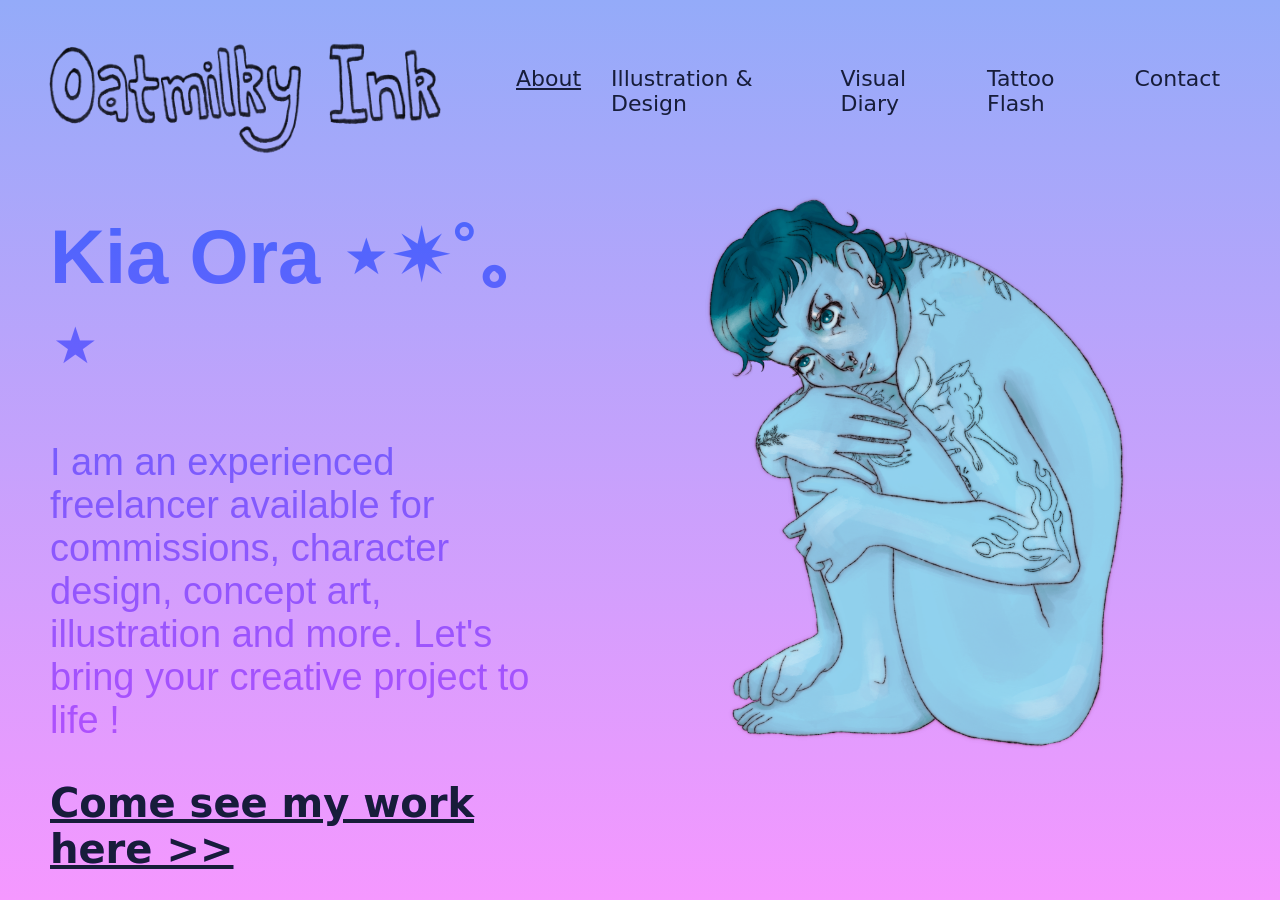
<file: index.html>
<!DOCTYPE html>
<!-- TODO: make all images reasonably compressed for web -->
<html>
    <head>
        <title>Oatmilky Ink</title>
        <link rel="stylesheet" href="css/style.css"/>
    </head>
    <meta name="viewport" content="width=device-width, initial-scale=1.0"/>
    <body class="homepage">
        <div class="topnav">
            <!-- Should be on every page -->
            <a href="index.html" class="logo-link">
                <img class="icon" src="./_images/_uncompressed/icon.png" alt="Oatmilky Ink"/>
            </a>
            <button class="menu-toggle" aria-label="Open menu">☰</button>
            <ul class="nav-links">
                <li><a href="index.html">About</a></li>
                <li><a class="link" href="illustration-design.html">Illustration & Design</a></li>
                <li><a class="link" href="visual-diary.html">Visual Diary</a></li>
                <li><a class="link" href="tattoo-flash.html">Tattoo Flash</a></li>
                <li><a class="link" href="contact.html">Contact</a></li>
            </ul>
        </div>
        <div class="layout">
            <div class="text">
                <div><h1>Kia Ora ⋆✴︎˚｡⋆</h1></div>
                <p>
                    I am an experienced freelancer available for commissions, character design, concept art, illustration and more.
                    Let's bring your creative project to life !
                </p>
                <a class="main-link" href="illustration-design.html">Come see my work here >></a>
            </div>
            <img class="image" src="./_images/_uncompressed/ME-Icon.png" alt="art of myself"/>
        </div>
    <script src="scripts/script.js"></script>
    </body>
</html>
</file>
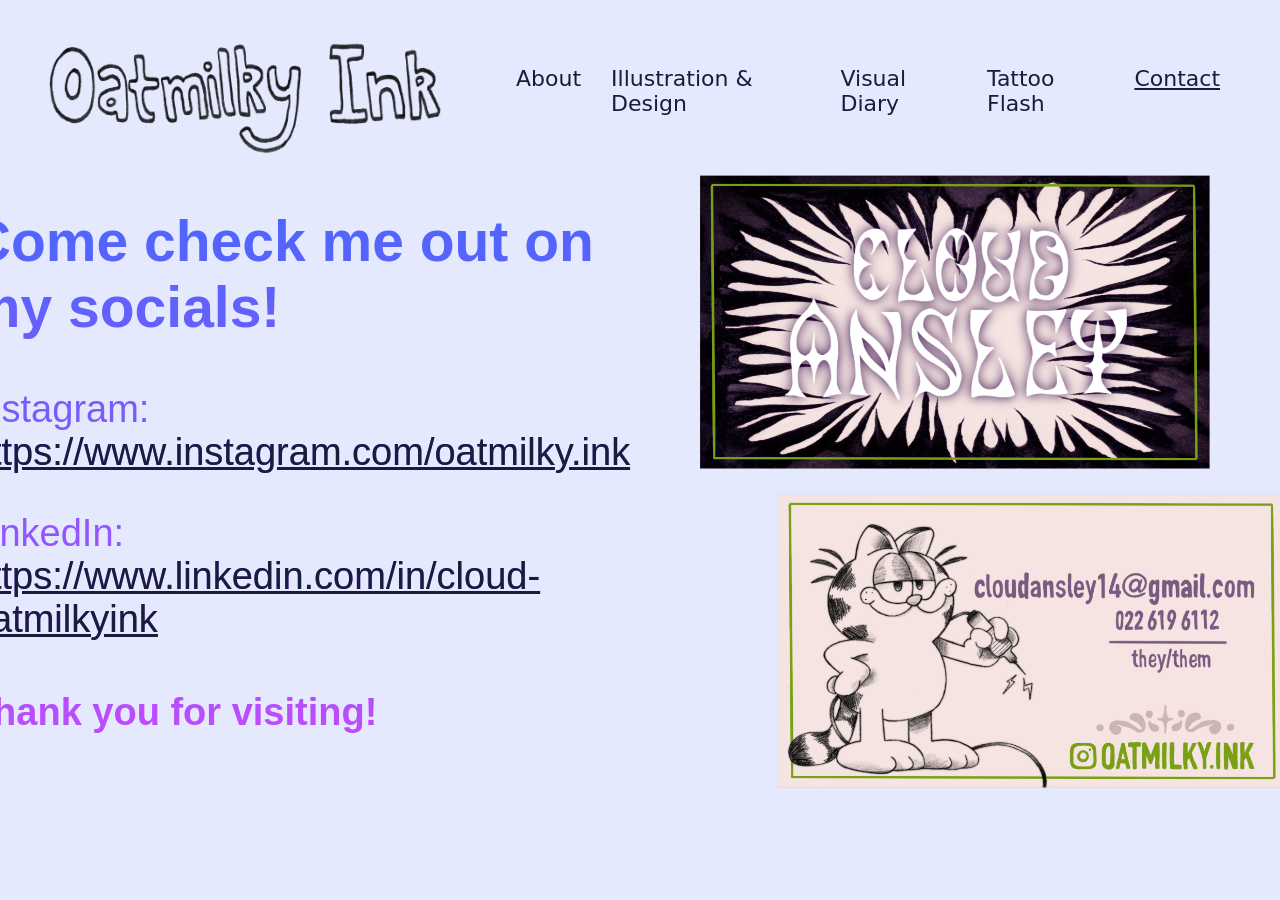
<file: contact.html>
<!DOCTYPE html>
<html>
    <head>
        <title>Contact - Oatmilky Ink</title>
        <link rel="stylesheet" href="css/style.css"/>
    </head>
    <meta name="viewport" content="width=device-width, initial-scale=1.0"/>
    <body class="contact">
        <div class="topnav">
            <a href="index.html" class="logo-link">
                <img class="icon" src="./_images/_uncompressed/icon.png" alt="Oatmilky Ink"/>
            </a>
            <button class="menu-toggle" aria-label="Open menu">☰</button>
            <ul class="nav-links">
                <li><a class="link" href="index.html">About</a></li>
                <li><a class="link" href="illustration-design.html">Illustration & Design</a></li>
                <li><a class="link" href="visual-diary.html">Visual Diary</a></li>
                <li><a class="link" href="tattoo-flash.html">Tattoo Flash</a></li>
                <li><a href="contact.html">Contact</a></li>
            </ul>
        </div>
<div class="layout">
    <div class="text">
        <h2>Come check me out on my socials!</h2>
        <p>
            Instagram:
            <a href="https://www.instagram.com/oatmilky.ink">https://www.instagram.com/oatmilky.ink</a>
        </p>
        <p>
            LinkedIn:
            <a href="https://www.linkedin.com/in/cloud-oatmilkyink">https://www.linkedin.com/in/cloud-oatmilkyink</a>
        </p>
        <h4>Thank you for visiting!</h4>
    </div>

    <img class="image"
         src="./_images/_uncompressed/Buisnesscard.png"
         alt="Business card"/>
</div>
        </div>
    <script src="scripts/script.js"></script>
    </body>
</html>
</file>
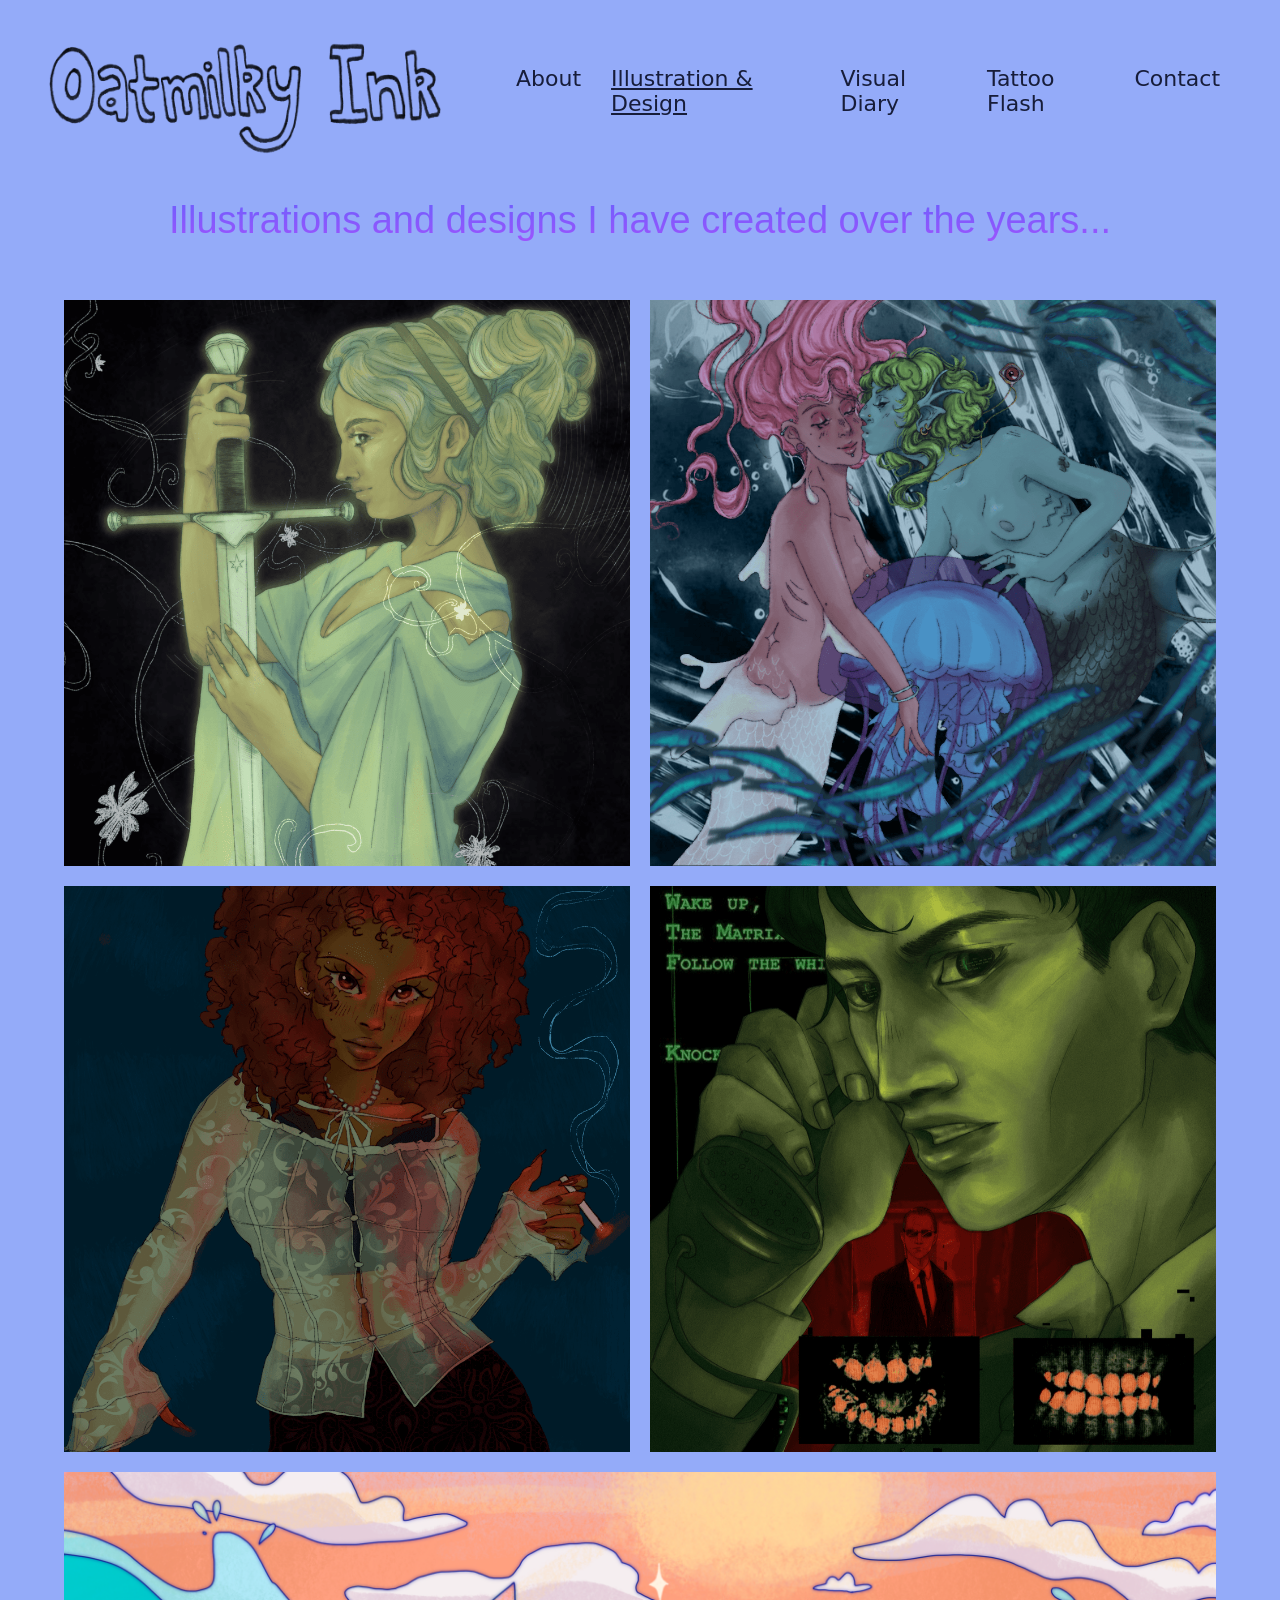
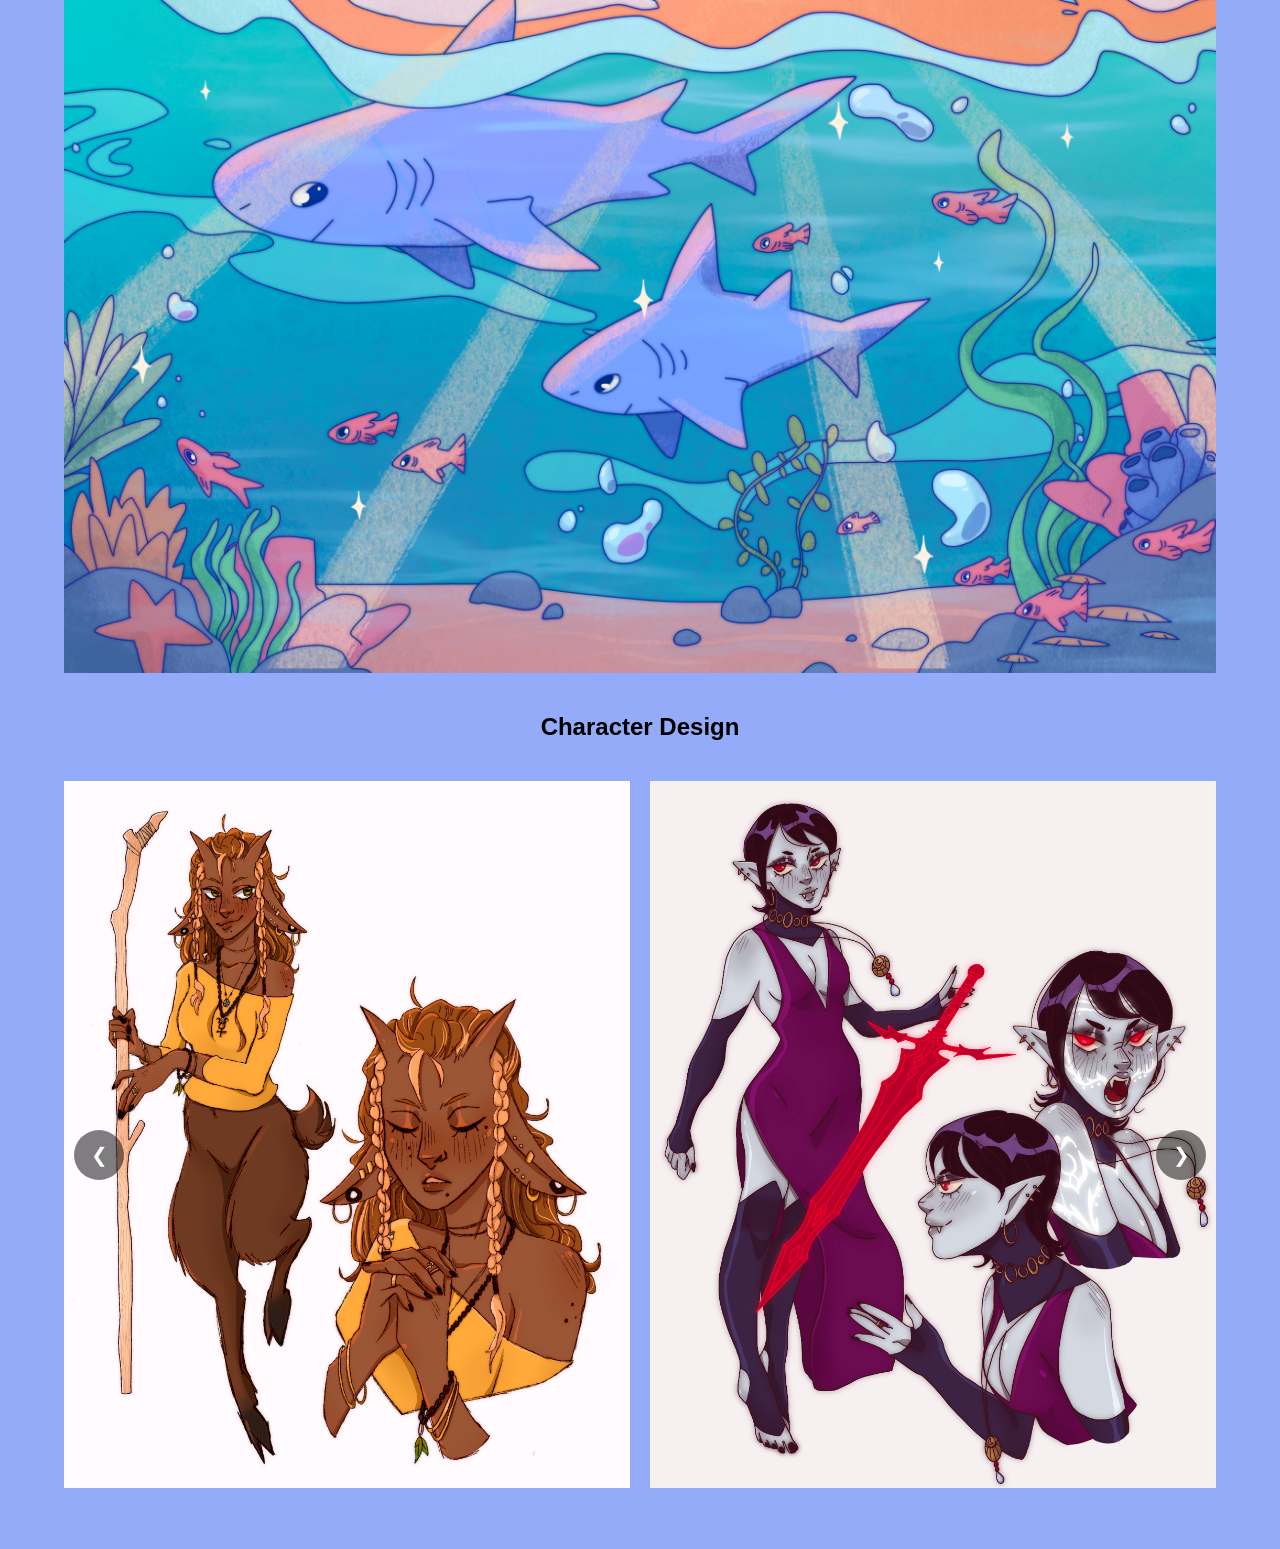
<file: illustration-design.html>
<!DOCTYPE html>
<html>
    <head>
        <title>Illustration & Design - Oatmilky Ink</title>
        <link rel="stylesheet" href="css/style.css"/>
        <meta name="viewport" content="width=device-width, initial-scale=1.0"/>
    </head>
    <body class="illustration-design">
        <div class="topnav">
            <a href="index.html" class="logo-link">
                <img class="icon" src="./_images/_uncompressed/icon.png" alt="Oatmilky Ink"/>
            </a>
            <button class="menu-toggle" aria-label="Open menu">☰</button>
            <ul class="nav-links">
                <li><a class="link" href="index.html">About</a></li>
                <li><a href="illustration-design.html">Illustration & Design</a></li>
                <li><a class="link" href="visual-diary.html">Visual Diary</a></li>
                <li><a class="link" href="tattoo-flash.html">Tattoo Flash</a></li>
                <li><a class="link" href="contact.html">Contact</a></li>
            </ul>
        </div>
        <div class="layout">
            <div class="text">
                <p>Illustrations and designs I have created over the years...</p>
            </div>
        </div>
        <div class="gallery">
                <img class="gallery-item" src="./_images/_uncompressed/Q1.png" alt="Placeholder 1">
                <img class="gallery-item" src="./_images/_uncompressed/Q2.png" alt="Placeholder 2">
                <img class="gallery-item" src="./_images/_uncompressed/Q3.png" alt="Placeholder 3">
                <img class="gallery-item" src="./_images/_uncompressed/Q4.png" alt="Placeholder 4">
                <img class="image-banner" src="./_images/_uncompressed/Sunset_Sharks.png" alt="Placeholder Image">
        </div>
        <div class="character-design">
            <h2 class="section-title">Character Design</h2>
  
            <div class="slider-wrapper">
                <button class="nav-arrow left-arrow" onclick="scrollSlider(-1)">&#10094;</button>
                <div class="image-row" id="charSlider">
                <img class="slider-item" src="./_images/_uncompressed/C1.png" alt="Char 1">
                <img class="slider-item" src="./_images/_uncompressed/C2.png" alt="Char 2">
                <img class="slider-item" src="./_images/_uncompressed/C3.png" alt="Char 3">
                <img class="slider-item" src="./_images/_uncompressed/C4.png" alt="Char 4">
                <img class="slider-item" src="./_images/_uncompressed/C5.png" alt="Char 5">
                </div>
                <button class="nav-arrow right-arrow" onclick="scrollSlider(1)">&#10095;</button>
            </div>
        </div>
    <script src="scripts/script.js"></script>
    </body>
</html>
</file>
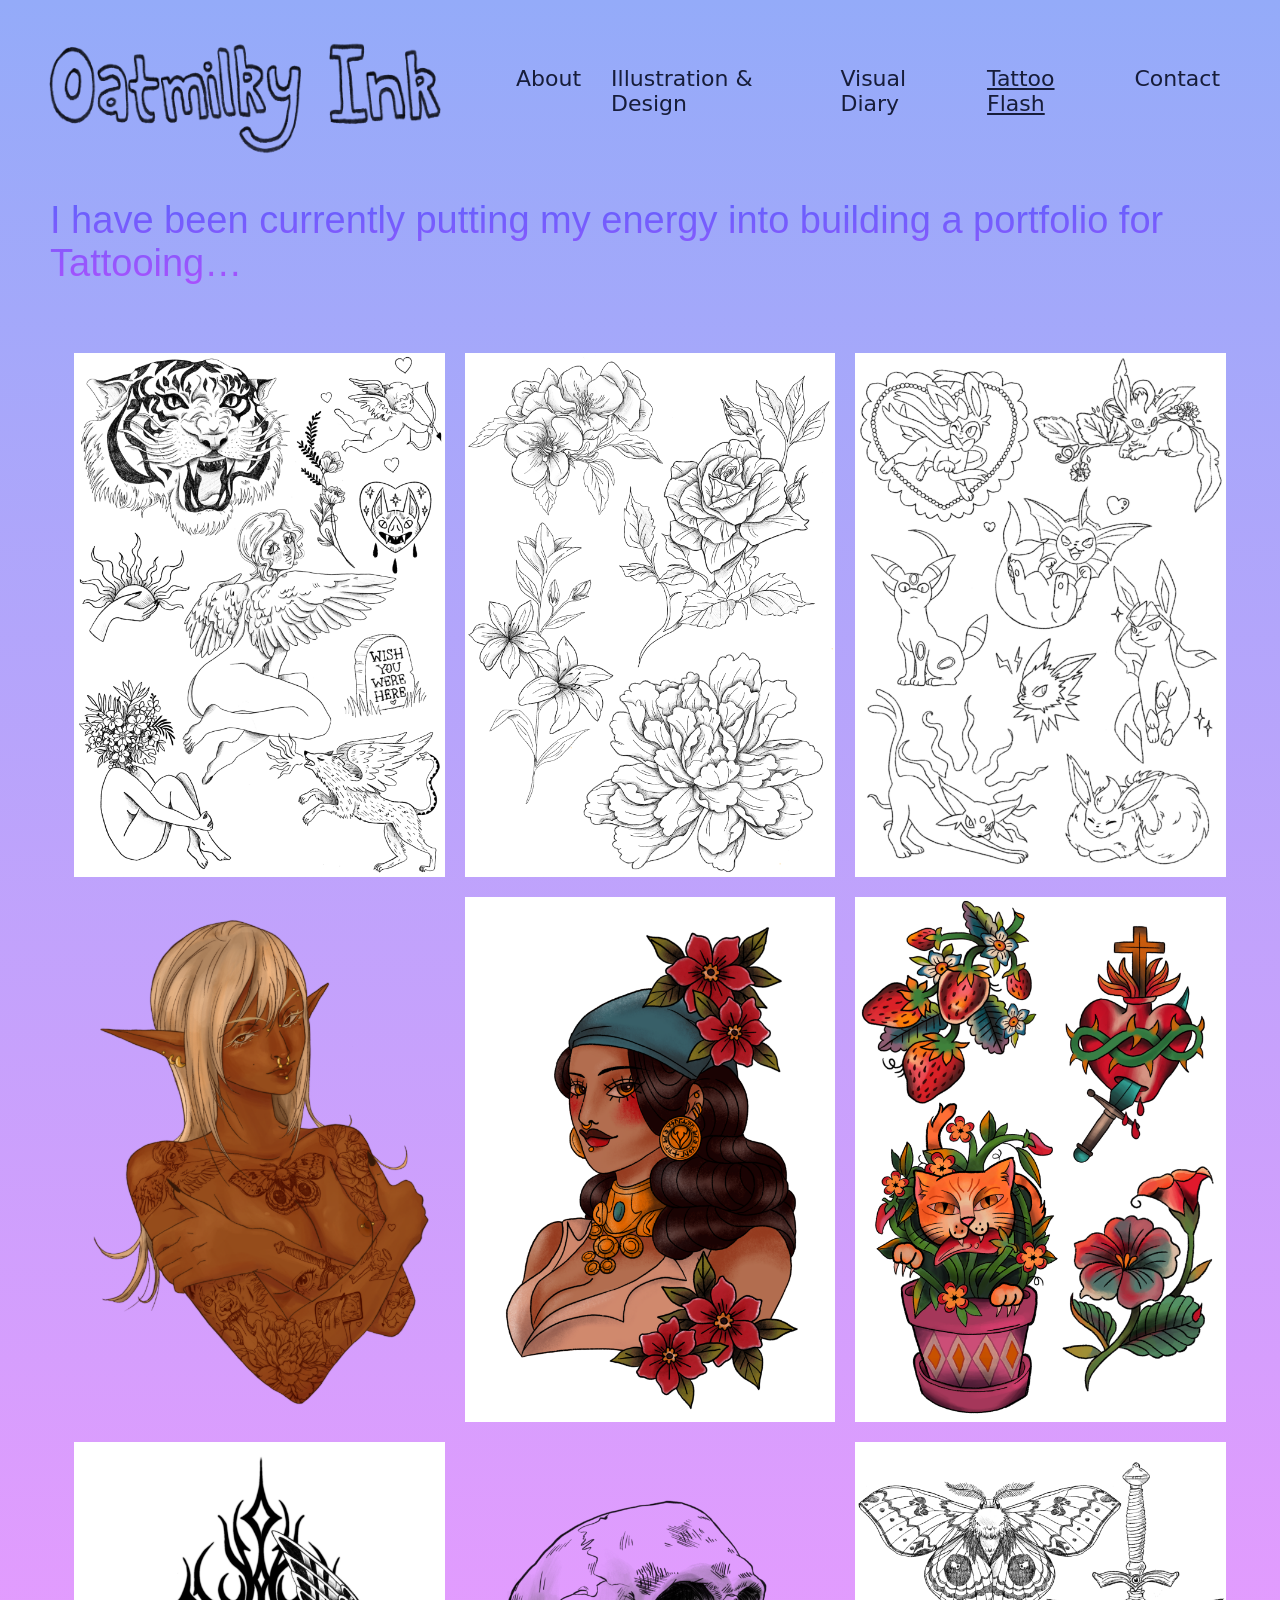
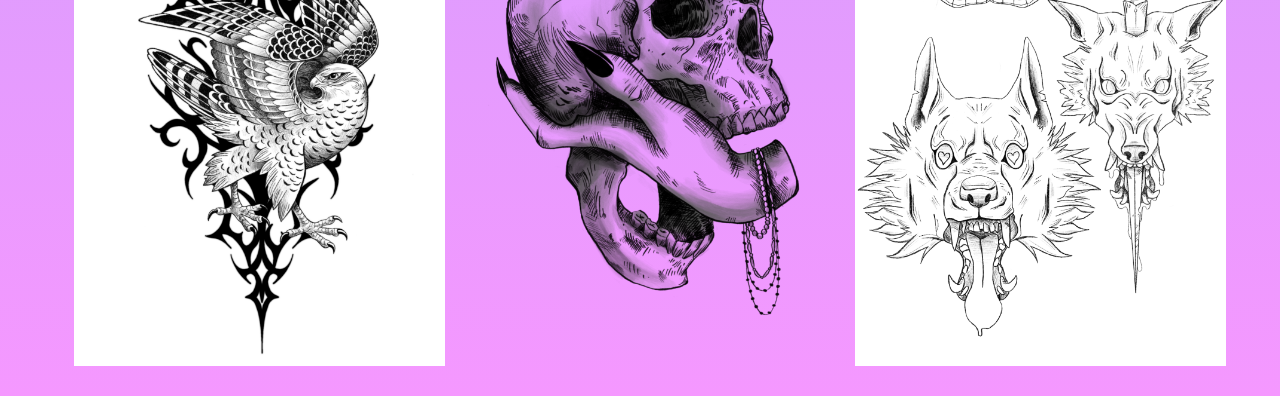
<file: tattoo-flash.html>
<!DOCTYPE html>
<html>
    <head>
        <title>Tattoo Flash - Oatmilky Ink</title>
        <link rel="stylesheet" href="css/style.css"/>
    </head>
    <meta name="viewport" content="width=device-width, initial-scale=1.0"/>
    <body class="tattoo-flash">
        <div class="topnav">
            <a href="index.html" class="logo-link">
                <img class="icon" src="./_images/_uncompressed/icon.png" alt="Oatmilky Ink"/>
            </a>
            <button class="menu-toggle" aria-label="Open menu">☰</button>
            <ul class="nav-links">
                <li><a class="link" href="index.html">About</a></li>
                <li><a class="link" href="illustration-design.html">Illustration & Design</a></li>
                <li><a class="link" href="visual-diary.html">Visual Diary</a></li>
                <li><a href="tattoo-flash.html">Tattoo Flash</a></li>
                <li><a class="link" href="contact.html">Contact</a></li>
            </ul>
        </div>
        <div class="layout">
            <div class="text">
                <p>I have been currently putting my energy into building a portfolio for Tattooing…</p>
            </div>
        </div>
        <div class="gallery-VD">
            <div class="gallery-row row-3">
                <img class="gallery-item" src="./_images/_uncompressed/tattoo-flash-1.png" alt="Tattoo Flash Image 1">
                <img class="gallery-item" src="./_images/_uncompressed/tattoo-flash-2.png" alt="Visual Diary Image 2">
                <img class="gallery-item" src="./_images/_uncompressed/tattoo-flash-3.png" alt="Visual Diary Image 3">
            </div>
            <div class="gallery-row row-3">
                <img class="gallery-item" src="./_images/_uncompressed/tattoo-colour-1.png" alt="Tattoo Flash Image 4">
                <img class="gallery-item" src="./_images/_uncompressed/tattoo-colour-2.png" alt="Tattoo Flash Image 5">
                <img class="gallery-item" src="./_images/_uncompressed/tattoo-colour-3.png" alt="Tattoo Flash Image 6">
            </div>
            <div class="gallery-row row-3">
                <img class="gallery-item" src="./_images/_uncompressed/tattoo-mono-1.png" alt="Tattoo Flash Image 7">
                <img class="gallery-item" src="./_images/_uncompressed/tattoo-mono-2.png" alt="Tattoo Flash Image 8">
                <img class="gallery-item" src="./_images/_uncompressed/tattoo-mono-3.png" alt="Tattoo Flash Image 9">
            </div>
        </div>
    <script src="scripts/script.js"></script>
    </body>
</html>
</file>
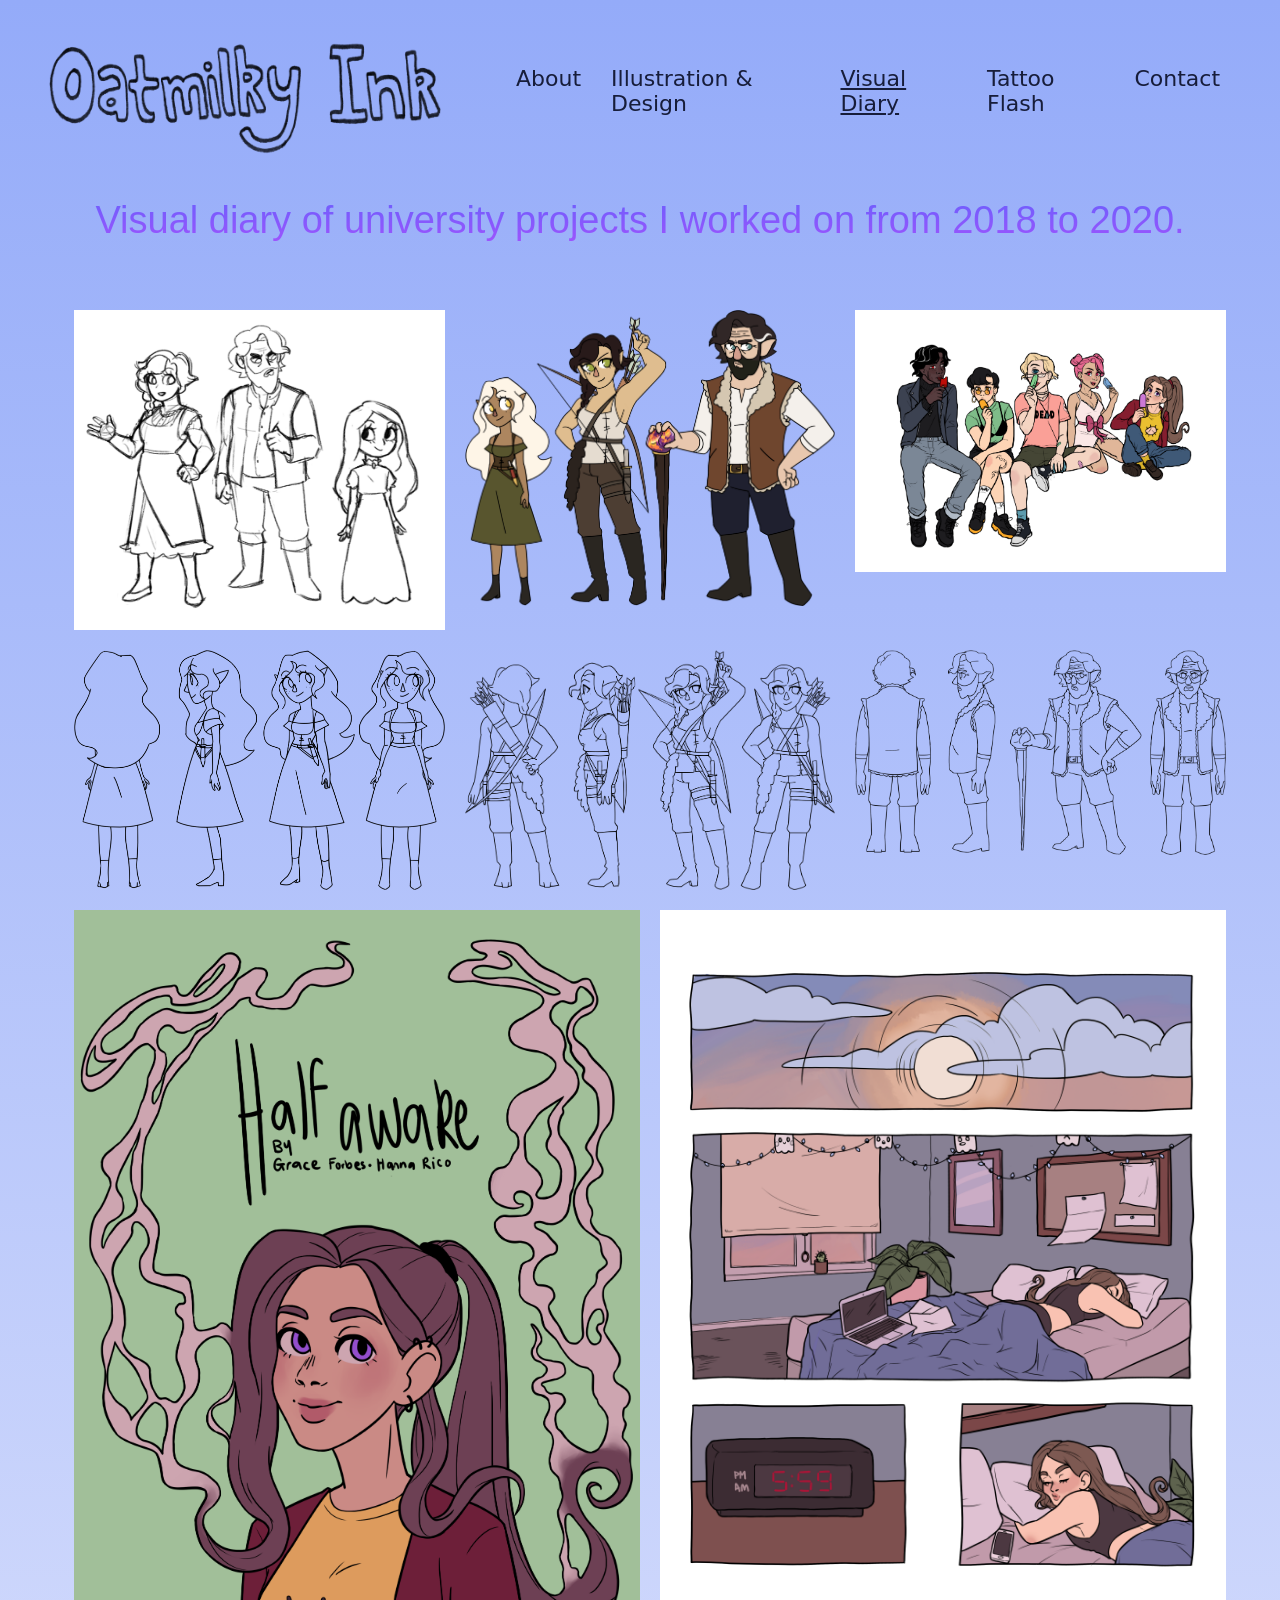
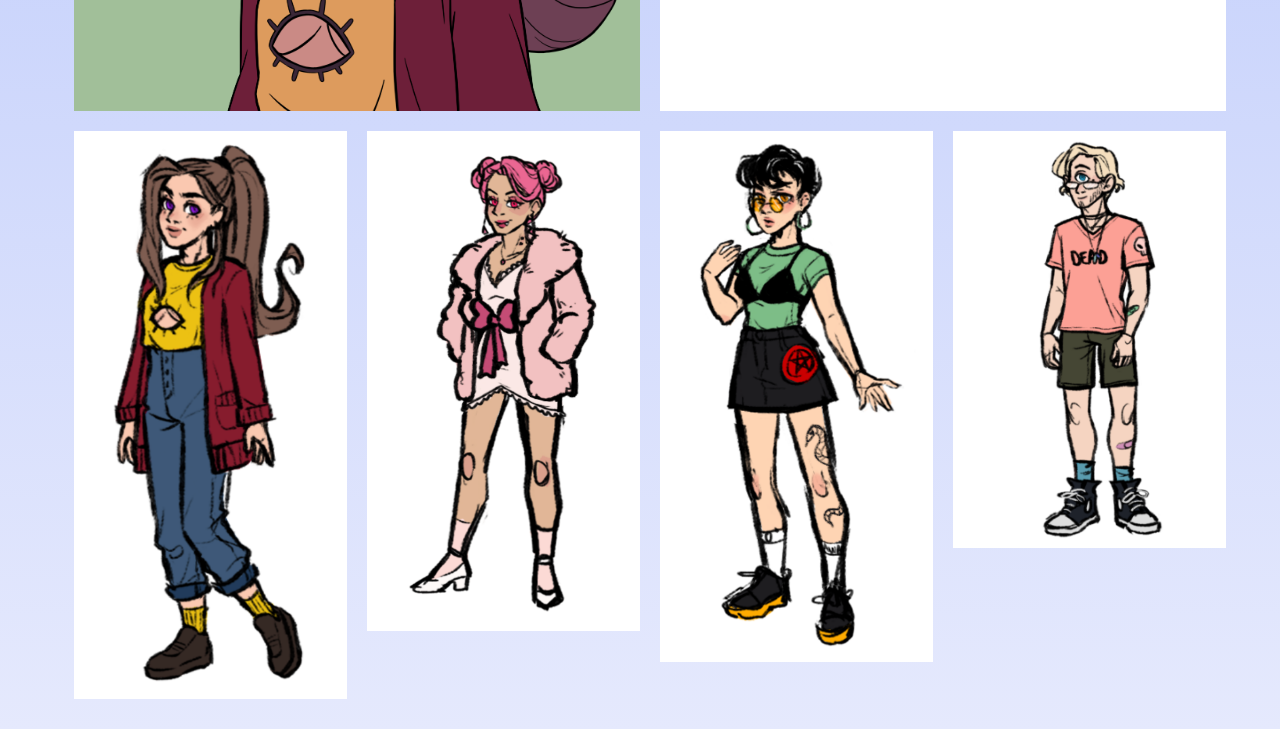
<file: visual-diary.html>
<!DOCTYPE html>
<html>
<head>
    <title>Visual Diary - Oatmilky Ink</title>
    <link rel="stylesheet" href="css/style.css"/>
    <meta name="viewport" content="width=device-width, initial-scale=1.0"/>
</head>
<body class="visual-diary">
    <div class="topnav">
        <a href="index.html" class="logo-link">
            <img class="icon" src="./_images/_uncompressed/icon.png" alt="Oatmilky Ink"/>
        </a>
        <button class="menu-toggle" aria-label="Open menu">☰</button>
        <ul class="nav-links">
            <li><a class="link" href="index.html">About</a></li>
            <li><a class="link" href="illustration-design.html">Illustration & Design</a></li>
            <li><a href="visual-diary.html">Visual Diary</a></li>
            <li><a class="link" href="tattoo-flash.html">Tattoo Flash</a></li>
            <li><a class="link" href="contact.html">Contact</a></li>
        </ul>
    </div>
    <div class="layout">
        <div class="text">
            <p>Visual diary of university projects I worked on from 2018 to 2020.</p>
        </div>
    </div>
    <div class="gallery-VD">
        <div class="gallery-row row-3">
            <img class="gallery-item" src="./_images/_uncompressed/VD-all.png" alt="Visual Diary Image 1">
            <img class="gallery-item" src="./_images/_uncompressed/VD-all_colour.png" alt="Visual Diary Image 2">
            <img class="gallery-item" src="./_images/_uncompressed/VD-all2.png" alt="Visual Diary Image 3">
        </div>
        <div class="gallery-row row-3">
            <img class="gallery-item" src="./_images/_uncompressed/VD-Wendy_turn_line.png" alt="Visual Diary Image 4">
            <img class="gallery-item" src="./_images/_uncompressed/VD-Marri_turn_line.png" alt="Visual Diary Image 5">
            <img class="gallery-item" src="./_images/_uncompressed/VD-Garard_turn_line.png" alt="Visual Diary Image 6">
        </div>
        <div class="gallery-row row-2">
            <img class="gallery-item" src="./_images/_uncompressed/VD-cover_H.png" alt="Visual Diary Image 7">
            <img class="gallery-item" src="./_images/_uncompressed/VD-H_page1.png" alt="Visual Diary Image 8">
        </div>
        <div class="gallery-row row-4">
            <img class="gallery-item" src="./_images/_uncompressed/VD-Morgan.png" alt="Visual Diary Image 10">
            <img class="gallery-item" src="./_images/_uncompressed/VD-Reyna.png" alt="Visual Diary Image 11">
            <img class="gallery-item" src="./_images/_uncompressed/VD-Josie.png" alt="Visual Diary Image 12">
            <img class="gallery-item" src="./_images/_uncompressed/VD-Kyle.png" alt="Visual Diary Image 13">
        </div>
    </div>
    <script src="scripts/script.js"></script>
</body>
</html>
</file>
<file: css/style.css>
/*Color palette*/
.white {
    color: #FFFFFF
}

.bluegrey {
    color: #E5E9FD
}

.pink {
    color: #F598FF
}

.blue {
    color: #94ABF9
}

.navy {
    color: #171D3A
}

/*Page*/

.layout {
  display: flex;
  justify-content: center;
  align-items: flex-start;
  padding: 0 50px;
  gap: 40px;
}

.text {
  flex-direction: column;
  font-size: 38px;
  font-family: Arial, Helvetica, sans-serif;
  background: linear-gradient(to bottom, #4268FD, #C84AFD);
  -webkit-background-clip: text;
  background-clip: text;
  color: transparent;
}

.text2 {
  flex-direction: column;
  font-size: 38px;
  font-family: Arial, Helvetica, sans-serif;
  background: linear-gradient(to bottom, #4268FD, #C84AFD);
  -webkit-background-clip: text;
  background-clip: text;
  color: transparent;
}

.image {
  width: clamp(180px, 50vw, 750px);
  height: auto;
}

.icon {
  width: clamp(300px, 35vw, 500px);
  height: auto;
}

.topnav {
  background-color: transparent;
  overflow: visible;
  padding: 40px 60px 0px 28px;
  display: flex;
  justify-content: space-between;
  align-items: center;
  font-family: "Obviously", system-ui, -apple-system, sans-serif;
  font-size: 22px;
  font-weight: 400;
  text-decoration: none;
  position: relative;
  top: 0;
  z-index: 1000;
}

.nav-links {
    display: flex;
    position: relative;
    top: -10px;
    list-style: none;
    gap: 30px;
}

.link {
  text-decoration: none;
}

.menu-toggle {
    display: none; 
    position: relative;
    top: -20px;
    left: -20px;
    background: none;
    border: none;
    font-size: 2rem;
    cursor: pointer;
}


.homepage {
  margin: 0;
  min-height: 100vh;
  background: linear-gradient(to bottom, #94ABF9, #F598FF);
}

.illustration-design {
  margin: 0;
  min-height: 100vh;
  background: #94ABF9
}

.visual-diary {
  margin: 0;
  min-height: 100vh;
  background: linear-gradient(to bottom, #94ABF9, #E5E9FD);
}

.tattoo-flash {
  margin: 0;
  min-height: 100vh;
  background: linear-gradient(to bottom, #94ABF9, #F598FF);
}

.contact {
  margin: 0;
  min-height: 100vh;
  background: #E5E9FD;
}

a {
  color: #171D3A;
  text-decoration: underline;
}

.main-link {
  color: #171D3A;
  text-decoration: underline;
  font-size: 40px;
  font-family: "Obviously", system-ui, -apple-system, sans-serif;
  font-weight: 600;
}

.gallery {
  display: grid;
  grid-template-columns: repeat(2, 1fr); 
  max-width: 90vw; 
  margin: 0 auto;
  gap: 20px; 
  padding: 20px;
}

.gallery-VD {
    width: 90vw;
    margin: 0 auto;
    gap: 20px; 
    padding: 20px;
}

.gallery-row {
    display: grid;
    width: 100%;
    gap: 20px;
    margin: 0;
    padding: 10px;
}

.row-2 {
    grid-template-columns: repeat(2, minmax(0, 1fr));
}

.row-3 {
    grid-template-columns: repeat(3, minmax(0, 1fr));
}

.row-4 {
    grid-template-columns: repeat(4, minmax(0, 1fr));
}

.gallery-item {
    display: block;
    width: 100%;
    min-width: 0;
    height: auto;
    object-fit: contain;
}

.image-banner{
  grid-column: 1 / -1;
  width: 100%;
  height: auto;
  box-sizing: border-box;
}

.section-title {
  text-align: center;
  padding: 20px;
  margin: 0;
  font-family: sans-serif;
}

.slider-wrapper {
  position: relative;
  display: flex;
  align-items: center;
  max-width: 90vw;
  margin: 0 auto;
  padding: 0 20px 40px 20px;
}

.image-row {
    display: flex;
    gap: 20px;
    min-width: 0;
    overflow-x: auto;
    scroll-behavior: smooth;
    scroll-snap-type: x mandatory;
    scrollbar-width: none;
}

.image-row::-webkit-scrollbar {
  display: none; 
}

.slider-item {
    flex: 0 0 calc((100% - 20px) / 2);
    min-width: 0;
    height: auto;
    object-fit: contain;
    scroll-snap-align: start;
    border-radius: 8px;
}
.nav-arrow {
  position: absolute;
  top: 50%;
  transform: translateY(-50%);
  background: rgba(0, 0, 0, 0.5);
  color: white;
  border: none;
  cursor: pointer;
  z-index: 10;
  
  width: 50px;
  height: 50px;
  border-radius: 50%;
  display: flex;
  align-items: center;
  justify-content: center;
  
  padding: 0;
  font-size: 20px;
  transition: background 0.3s ease;
}

.left-arrow { left: 30px; }
.right-arrow { right: 30px; }

.nav-arrow:hover { background: rgba(0, 0, 0, 0.8); }

/* Mobile layout */
@media (max-width: 880px) {
  .menu-toggle {
    display: block;
  }

  .topnav {
    padding: 12px 0; 
  }

.nav-links {
        display: none; 
        flex-direction: column;
        position: absolute; 
        overflow: visible;
        top: 20vw; 
        left: 0;
        width: 100%;
        height: auto;
        background-color: #ffffff; 
        padding: 20px;
        text-decoration: none;
    }


  .nav-links.show {
    display: flex;
  }

  .layout {
    flex-direction: column;   
    padding: 15px;
    z-index: 999;
  }

  .text {
    text-align: center;
  }

  .text h2 {
        font-size: clamp(28px, 7vw, 36px);
        line-height: 1.2;
        overflow-wrap: break-word;
  }

  .text p {
    font-size: 20px;
        overflow-wrap: anywhere;
  }

  .text a {
    overflow-wrap: anywhere;
    word-break: break-word;
  }

  .image {
    width: 90vw;
    max-width: 100%;
  }

  .icon{
    width: clamp(300px, 85vw, 500px);
    max-width: 100%;
  }

  .gallery {
    grid-template-columns: 1fr;
  }

  .gallery-VD {
    padding: 0;
  }

  .gallery-row {
    padding: 0 0 10px 0;
  }

  .row-2 {
    grid-template-columns: repeat(1, minmax(0, 1fr));
  }

.row-3 {
    grid-template-columns: repeat(1, minmax(0, 1fr));
  }

.row-4 {
    grid-template-columns: repeat(2, minmax(0, 1fr));
  }

  .slider-item {
  flex: 0 0 100%; 
  width: 100%;
  height: auto;
  scroll-snap-align: center; 
  border-radius: 8px;
}
}
</file>
